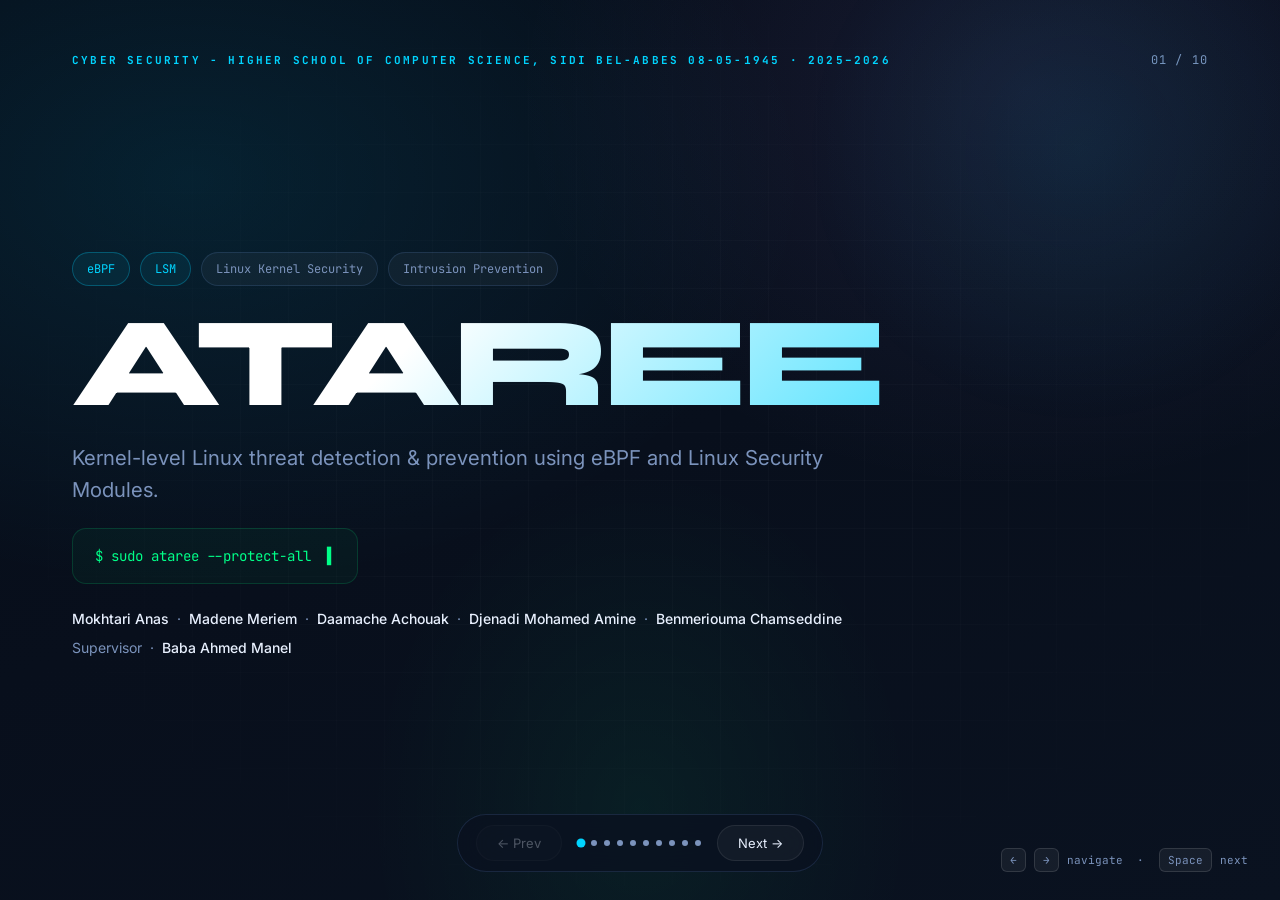
<file: ataree_presentation_final.html>
<!DOCTYPE html>
<html lang="en">

<head>
  <meta charset="UTF-8" />
  <meta name="viewport" content="width=device-width, initial-scale=1.0" />
  <title>Ataree - Kernel Security Platform</title>
  <style>
    @import url('https://fonts.googleapis.com/css2?family=Syne:wght@400;700;800&family=JetBrains+Mono:wght@400;700&family=Inter:wght@300;400;500;600&display=swap');

    :root {
      --bg: #060c18;
      --bg2: #0a1220;
      --panel: rgba(12, 22, 40, 0.75);
      --panel2: rgba(18, 32, 58, 0.70);
      --text: #e8f0fe;
      --muted: #7b93bc;
      --line: rgba(120, 170, 255, 0.14);
      --accent: #00d4ff;
      --green: #00ff88;
      --red: #ff4d6d;
      --orange: #ffaa44;
      --purple: #a78bfa;
      --radius: 20px;
      --shadow: 0 24px 60px rgba(0, 0, 0, 0.4);
    }

    * {
      box-sizing: border-box;
      margin: 0;
      padding: 0;
    }

    html,
    body {
      height: 100%;
      overflow: hidden;
      font-family: 'Inter', sans-serif;
      color: var(--text);
      background:
        radial-gradient(ellipse at 15% 20%, rgba(0, 212, 255, 0.10) 0%, transparent 40%),
        radial-gradient(ellipse at 80% 10%, rgba(167, 139, 250, 0.10) 0%, transparent 35%),
        radial-gradient(ellipse at 50% 90%, rgba(0, 255, 136, 0.06) 0%, transparent 30%),
        linear-gradient(160deg, #060c18 0%, #0a1220 100%);
    }

    body::before {
      content: "";
      position: fixed;
      inset: 0;
      pointer-events: none;
      background-image:
        linear-gradient(rgba(255, 255, 255, .018) 1px, transparent 1px),
        linear-gradient(90deg, rgba(255, 255, 255, .018) 1px, transparent 1px);
      background-size: 48px 48px;
      mask-image: radial-gradient(ellipse at center, black 30%, transparent 85%);
    }

    .deck {
      position: relative;
      height: 100vh;
      width: 100vw;
      overflow: hidden;
    }

    .slides {
      display: flex;
      height: 100%;
      transition: transform 750ms cubic-bezier(.22, .96, .22, 1);
    }

    .slide {
      min-width: 100vw;
      width: 100vw;
      height: 100vh;
      padding: 52px 72px 80px;
      display: grid;
      grid-template-rows: auto 1fr;
      gap: 24px;
      position: relative;
      overflow: hidden;
    }

    .topbar {
      display: flex;
      align-items: center;
      justify-content: space-between;
      gap: 20px;
    }

    .eyebrow {
      font-family: 'JetBrains Mono', monospace;
      color: var(--accent);
      font-size: 11px;
      font-weight: 700;
      letter-spacing: .2em;
      text-transform: uppercase;
    }

    .slide-counter {
      font-family: 'JetBrains Mono', monospace;
      color: var(--muted);
      font-size: 12px;
      letter-spacing: .1em;
    }

    h2 {
      font-family: 'Syne', sans-serif;
      font-size: clamp(26px, 3.2vw, 44px);
      font-weight: 700;
      line-height: 1.02;
      letter-spacing: -.03em;
    }

    .sub {
      color: var(--muted);
      font-size: clamp(16px, 1.6vw, 21px);
      line-height: 1.55;
      max-width: 60ch;
    }

    .accent {
      color: var(--accent);
    }

    .green {
      color: var(--green);
    }

    .muted {
      color: var(--muted);
    }

    .panel {
      background: linear-gradient(160deg, rgba(255, 255, 255, .042), rgba(255, 255, 255, .018));
      border: 1px solid var(--line);
      backdrop-filter: blur(20px);
      border-radius: var(--radius);
      box-shadow: var(--shadow);
    }

    .panel-label {
      font-family: 'JetBrains Mono', monospace;
      font-size: 12px;
      color: var(--muted);
      letter-spacing: .15em;
      text-transform: uppercase;
      padding-bottom: 12px;
      border-bottom: 1px solid var(--line);
      margin-bottom: 4px;
    }

    .divider {
      height: 1px;
      background: var(--line);
    }

    /* ── NAV ── */
    .nav {
      position: fixed;
      bottom: 28px;
      left: 50%;
      transform: translateX(-50%);
      display: flex;
      align-items: center;
      gap: 10px;
      background: rgba(10, 18, 32, .82);
      border: 1px solid var(--line);
      backdrop-filter: blur(24px);
      border-radius: 999px;
      padding: 10px 18px;
      z-index: 100;
    }

    .nav button {
      border: 1px solid rgba(255, 255, 255, .08);
      background: rgba(255, 255, 255, .04);
      color: var(--text);
      padding: 9px 20px;
      border-radius: 999px;
      cursor: pointer;
      transition: .22s ease;
      font: inherit;
      font-size: 13px;
    }

    .nav button:hover {
      background: rgba(0, 212, 255, .12);
      border-color: rgba(0, 212, 255, .3);
    }

    .nav button:disabled {
      opacity: .3;
      cursor: default;
    }

    .nav-dots {
      display: flex;
      gap: 7px;
      align-items: center;
      padding: 0 6px;
    }

    .dot {
      width: 6px;
      height: 6px;
      border-radius: 50%;
      background: var(--muted);
      cursor: pointer;
      transition: .22s ease;
    }

    .dot.active {
      background: var(--accent);
      transform: scale(1.5);
    }

    /* ════ SLIDE 1 - TITLE ════ */
    .title-layout {
      display: grid;
      align-content: center;
      gap: 22px;
      height: 100%;
    }

    .ataree-wordmark {
      font-family: 'Syne', sans-serif;
      font-size: clamp(72px, 10vw, 130px);
      font-weight: 800;
      letter-spacing: -.06em;
      line-height: .88;
      background: linear-gradient(135deg, #fff 30%, var(--accent) 100%);
      -webkit-background-clip: text;
      -webkit-text-fill-color: transparent;
      background-clip: text;
    }

    .title-tags {
      display: flex;
      flex-wrap: wrap;
      gap: 10px;
    }

    .tag {
      border: 1px solid var(--line);
      background: rgba(255, 255, 255, .04);
      padding: 8px 14px;
      border-radius: 999px;
      font-family: 'JetBrains Mono', monospace;
      font-size: 12px;
      color: var(--muted);
    }

    .tag.accent-tag {
      border-color: rgba(0, 212, 255, .28);
      color: var(--accent);
      background: rgba(0, 212, 255, .07);
    }

    .title-team-line {
      font-size: 14px;
      color: var(--muted);
      line-height: 1.8;
    }

    .title-team-line span {
      color: var(--text);
      font-weight: 500;
    }

    .prompt-line {
      font-family: 'JetBrains Mono', monospace;
      font-size: clamp(13px, 1.1vw, 16px);
      color: var(--green);
      padding: 18px 22px;
      border-radius: 14px;
      background: rgba(0, 255, 136, .04);
      border: 1px solid rgba(0, 255, 136, .15);
      display: inline-block;
      width: fit-content;
    }

    /* ════ SLIDE 2 - AGENDA ════ */
    .agenda-layout {
      display: grid;
      grid-template-columns: 1fr 1fr;
      grid-template-rows: repeat(3, auto);
      gap: 14px;
      align-content: center;
      height: 100%;
    }

    .agenda-item {
      display: grid;
      grid-template-columns: 52px 1fr;
      gap: 20px;
      align-items: center;
      padding: 22px 26px;
      border-radius: 16px;
      background: rgba(255, 255, 255, .025);
      border: 1px solid var(--line);
      transition: .2s ease;
      cursor: default;
    }

    .agenda-item:hover {
      border-color: rgba(0, 212, 255, .22);
      background: rgba(0, 212, 255, .04);
      transform: translateX(4px);
    }

    .agenda-num {
      font-family: 'JetBrains Mono', monospace;
      font-size: 15px;
      font-weight: 700;
      color: var(--accent);
      opacity: .55;
      text-align: center;
    }

    .agenda-title {
      font-size: 18px;
      font-weight: 600;
    }

    .agenda-sub {
      font-size: 14px;
      color: var(--muted);
      margin-top: 4px;
      line-height: 1.4;
    }

    /* ════ SLIDE 3 - THREAT ════ */
    .threat-layout {
      display: grid;
      grid-template-columns: 1fr 1fr;
      gap: 20px;
    }

    .cve-list {
      padding: 26px;
      display: grid;
      gap: 14px;
      align-content: start;
    }

    .context-panel {
      padding: 26px;
      display: grid;
      gap: 14px;
      align-content: start;
    }

    .cve-item {
      padding: 14px 18px;
      border-radius: 14px;
      border: 1px solid var(--line);
      background: rgba(255, 255, 255, .025);
      display: grid;
      gap: 4px;
      transition: .2s ease;
    }

    .cve-item:hover {
      border-color: rgba(255, 77, 109, .22);
      background: rgba(255, 77, 109, .03);
    }

    .cve-id {
      font-family: 'JetBrains Mono', monospace;
      font-size: 12px;
      color: var(--red);
      font-weight: 700;
    }

    .cve-name {
      font-size: 15px;
      font-weight: 600;
    }

    .cve-desc {
      font-size: 13px;
      color: var(--muted);
      line-height: 1.5;
      margin-top: 3px;
    }

    .context-item {
      padding: 12px 0;
      border-bottom: 1px solid var(--line);
      display: grid;
      gap: 5px;
    }

    .context-item:last-child {
      border-bottom: none;
      padding-bottom: 0;
    }

    .context-title {
      font-size: 15px;
      font-weight: 600;
    }

    .context-body {
      font-size: 14px;
      color: var(--muted);
      line-height: 1.5;
    }

    /* ════ SLIDE 4 - KERNEL ════ */
    .kernel-layout {
      display: grid;
      grid-template-columns: 1fr 1fr;
      gap: 22px;
    }

    .kernel-left {
      padding: 28px 30px;
      display: grid;
      gap: 16px;
      align-content: start;
    }

    .kernel-right {
      padding: 28px;
      display: grid;
      gap: 12px;
      align-content: start;
    }

    .ring-stack {
      display: grid;
      gap: 10px;
    }

    .ring {
      padding: 16px 22px;
      border-radius: 12px;
      font-size: 15px;
      font-weight: 500;
      display: flex;
      justify-content: space-between;
      align-items: center;
      transition: .25s ease;
      cursor: default;
    }

    .ring:hover {
      transform: translateX(4px);
    }

    .ring-label {
      font-family: 'JetBrains Mono', monospace;
      font-size: 12px;
      opacity: .6;
    }

    .ring-0 {
      background: rgba(0, 212, 255, .12);
      border: 1px solid rgba(0, 212, 255, .25);
    }

    .ring-1 {
      background: rgba(167, 139, 250, .09);
      border: 1px solid rgba(167, 139, 250, .2);
    }

    .ring-2 {
      background: rgba(255, 170, 68, .07);
      border: 1px solid rgba(255, 170, 68, .15);
    }

    .ring-3 {
      background: rgba(255, 255, 255, .04);
      border: 1px solid rgba(255, 255, 255, .08);
    }

    .why-item {
      padding: 16px 20px;
      border-radius: 14px;
      background: rgba(255, 255, 255, .025);
      border: 1px solid var(--line);
      font-size: 15px;
      line-height: 1.5;
      display: grid;
      grid-template-columns: auto 1fr;
      gap: 14px;
      align-items: start;
    }

    .why-icon {
      font-size: 20px;
    }

    /* ════ SLIDE 5 - eBPF ════ */
    .ebpf-layout {
      display: grid;
      grid-template-columns: 1fr 1fr;
      gap: 22px;
    }

    .ebpf-left {
      padding: 28px;
      display: grid;
      gap: 18px;
      align-content: start;
    }

    .ebpf-right {
      padding: 28px;
      display: grid;
      gap: 18px;
      align-content: start;
    }

    .flow-steps {
      display: grid;
      gap: 10px;
    }

    .flow-step {
      display: grid;
      grid-template-columns: 36px 1fr;
      gap: 14px;
      align-items: start;
      padding: 14px 18px;
      border-radius: 14px;
      background: rgba(255, 255, 255, .025);
      border: 1px solid var(--line);
      transition: .2s ease;
    }

    .flow-step:hover {
      border-color: rgba(0, 212, 255, .25);
    }

    .step-num {
      width: 36px;
      height: 36px;
      border-radius: 50%;
      background: linear-gradient(135deg, rgba(0, 212, 255, .25), rgba(0, 212, 255, .08));
      border: 1px solid rgba(0, 212, 255, .3);
      display: grid;
      place-items: center;
      font-family: 'JetBrains Mono', monospace;
      font-size: 13px;
      font-weight: 700;
      color: var(--accent);
    }

    .hook-grid {
      display: grid;
      grid-template-columns: 1fr 1fr;
      gap: 12px;
    }

    .hook-card {
      padding: 16px;
      border-radius: 16px;
      background: rgba(255, 255, 255, .025);
      border: 1px solid var(--line);
      display: grid;
      gap: 6px;
      transition: .2s ease;
    }

    .hook-card:hover {
      transform: translateY(-2px);
      border-color: rgba(0, 255, 136, .2);
    }

    .hook-name {
      font-family: 'JetBrains Mono', monospace;
      font-size: 13px;
      color: var(--green);
      font-weight: 700;
    }

    .hook-desc {
      font-size: 13px;
      color: var(--muted);
      line-height: 1.4;
    }

    /* ════ SLIDE 6 - SOLUTION ════ */
    .solution-layout {
      display: grid;
      grid-template-columns: 1.1fr .9fr;
      gap: 22px;
    }

    .arch-panel {
      padding: 28px;
      display: grid;
      gap: 20px;
      align-content: start;
    }

    .arch-diagram {
      display: grid;
      gap: 12px;
    }

    .arch-layer {
      border-radius: 14px;
      padding: 16px 20px;
      display: grid;
      grid-template-columns: 1fr auto;
      align-items: center;
      gap: 12px;
      position: relative;
      overflow: hidden;
    }

    .arch-layer::before {
      content: "";
      position: absolute;
      left: 0;
      top: 0;
      bottom: 0;
      width: 3px;
    }

    .layer-manager {
      background: rgba(0, 212, 255, .08);
      border: 1px solid rgba(0, 212, 255, .2);
    }

    .layer-manager::before {
      background: var(--accent);
    }

    .layer-agent {
      background: rgba(0, 255, 136, .06);
      border: 1px solid rgba(0, 255, 136, .18);
    }

    .layer-agent::before {
      background: var(--green);
    }

    .layer-kernel {
      background: rgba(167, 139, 250, .07);
      border: 1px solid rgba(167, 139, 250, .18);
    }

    .layer-kernel::before {
      background: var(--purple);
    }

    .layer-name {
      font-family: 'Syne', sans-serif;
      font-size: 15px;
      font-weight: 700;
    }

    .layer-sub {
      font-size: 12px;
      color: var(--muted);
      margin-top: 3px;
    }

    .layer-badge {
      font-family: 'JetBrains Mono', monospace;
      font-size: 10px;
      padding: 5px 10px;
      border-radius: 999px;
      background: rgba(255, 255, 255, .06);
      border: 1px solid rgba(255, 255, 255, .1);
      color: var(--muted);
      white-space: nowrap;
    }

    .feature-panel {
      padding: 24px;
      display: grid;
      gap: 10px;
      align-content: start;
    }

    .feature-item {
      padding: 14px 18px;
      border-radius: 14px;
      background: rgba(255, 255, 255, .025);
      border: 1px solid var(--line);
      display: grid;
      grid-template-columns: 28px 1fr;
      gap: 12px;
      align-items: start;
      transition: .2s ease;
    }

    .feature-item:hover {
      border-color: rgba(0, 212, 255, .2);
      transform: translateX(2px);
    }

    .feature-icon {
      font-size: 20px;
    }

    .feature-title {
      font-size: 15px;
      font-weight: 600;
      margin-bottom: 3px;
    }

    .feature-desc {
      font-size: 13px;
      color: var(--muted);
      line-height: 1.45;
    }

    /* ════ SLIDE 7 - WHAT WE BUILT ════ */
    .conclusion-layout {
      display: grid;
      grid-template-columns: 1.1fr .9fr;
      gap: 24px;
    }

    .conclusion-left {
      padding: 28px 32px;
      display: grid;
      gap: 16px;
      align-content: start;
    }

    .conclusion-right {
      padding: 28px;
      display: grid;
      gap: 12px;
      align-content: start;
    }

    .takeaway-list {
      display: grid;
      gap: 12px;
    }

    .takeaway {
      display: grid;
      grid-template-columns: 32px 1fr;
      gap: 14px;
      align-items: start;
      padding: 16px 18px;
      border-radius: 14px;
      background: rgba(255, 255, 255, .025);
      border: 1px solid var(--line);
      transition: .2s ease;
    }

    .takeaway:hover {
      border-color: rgba(0, 212, 255, .2);
    }

    .takeaway-check {
      width: 32px;
      height: 32px;
      border-radius: 50%;
      display: grid;
      place-items: center;
      font-size: 14px;
      flex-shrink: 0;
    }

    .takeaway-title {
      font-size: 15px;
      font-weight: 600;
      margin-bottom: 3px;
    }

    .takeaway-body {
      font-size: 13px;
      color: var(--muted);
      line-height: 1.45;
    }

    .future-item {
      padding: 13px 16px;
      border-radius: 14px;
      background: rgba(255, 255, 255, .025);
      border: 1px solid var(--line);
      font-size: 15px;
      display: flex;
      gap: 14px;
      align-items: center;
      transition: .2s ease;
    }

    .future-item:hover {
      border-color: rgba(167, 139, 250, .25);
      transform: translateX(2px);
    }

    /* ════ SLIDE 8 - DEMO ════ */
    .demo-simple-layout {
      display: grid;
      place-items: center;
      height: 100%;
    }

    .demo-center {
      display: grid;
      gap: 28px;
      place-items: center;
      text-align: center;
      max-width: 520px;
    }

    .demo-icon-ring {
      width: 110px;
      height: 110px;
      border-radius: 50%;
      border: 1px solid rgba(0, 212, 255, .2);
      background: rgba(0, 212, 255, .05);
      display: grid;
      place-items: center;
      font-size: 46px;
      animation: pulse-ring 3s infinite ease-in-out;
    }

    @keyframes pulse-ring {

      0%,
      100% {
        box-shadow: 0 0 0 0 rgba(0, 212, 255, .15);
      }

      50% {
        box-shadow: 0 0 0 22px rgba(0, 212, 255, .0);
      }
    }

    .glow-dot {
      width: 8px;
      height: 8px;
      border-radius: 50%;
      background: var(--green);
      flex-shrink: 0;
      box-shadow: 0 0 8px var(--green);
      animation: blink 1.6s infinite;
      display: inline-block;
    }

    @keyframes blink {

      0%,
      100% {
        opacity: 1
      }

      50% {
        opacity: .4
      }
    }

    /* ════ SLIDE 9 - Q&A ════ */
    .qa-layout {
      display: grid;
      place-items: center;
      height: 100%;
    }

    .qa-center {
      display: grid;
      gap: 30px;
      place-items: center;
      text-align: center;
      max-width: 620px;
    }

    .qa-wordmark {
      font-family: 'Syne', sans-serif;
      font-size: clamp(48px, 7vw, 88px);
      font-weight: 800;
      letter-spacing: -.04em;
      color: var(--text);
    }

    .qa-divider {
      width: 80px;
      height: 1px;
      background: linear-gradient(90deg, transparent, var(--accent), transparent);
    }

    .qa-points {
      display: flex;
      flex-direction: column;
      gap: 10px;
      align-items: center;
    }

    .qa-point {
      font-size: 15px;
      color: var(--muted);
      line-height: 1.5;
      display: flex;
      align-items: center;
      gap: 10px;
    }

    .qa-point::before {
      content: "—";
      color: var(--accent);
      font-family: 'JetBrains Mono', monospace;
    }

    .qa-badge {
      font-family: 'JetBrains Mono', monospace;
      font-size: 14px;
      color: var(--accent);
      padding: 12px 28px;
      border-radius: 999px;
      border: 1px solid rgba(0, 212, 255, .25);
      background: rgba(0, 212, 255, .06);
      letter-spacing: .1em;
    }

    /* ════ SLIDE 8 - EXTENSIBILITY ════ */
    .ext-layout {
      display: grid;
      grid-template-columns: 1fr 1fr;
      gap: 22px;
    }

    .ext-left {
      display: grid;
      gap: 14px;
      align-content: start;
    }

    .ext-right {
      display: grid;
      gap: 14px;
      align-content: start;
    }

    .ext-card {
      padding: 20px 24px;
      border-radius: 16px;
      background: rgba(255, 255, 255, .025);
      border: 1px solid var(--line);
      display: grid;
      grid-template-columns: 44px 1fr;
      gap: 16px;
      align-items: start;
      transition: .22s ease;
      position: relative;
      overflow: hidden;
    }

    .ext-card::before {
      content: "";
      position: absolute;
      left: 0; top: 0; bottom: 0;
      width: 3px;
      border-radius: 0 3px 3px 0;
    }

    .ext-card.c-accent::before { background: var(--accent); }
    .ext-card.c-green::before  { background: var(--green); }
    .ext-card.c-purple::before { background: var(--purple); }
    .ext-card.c-orange::before { background: var(--orange); }

    .ext-card.c-accent:hover { border-color: rgba(0,212,255,.28); background: rgba(0,212,255,.04); }
    .ext-card.c-green:hover  { border-color: rgba(0,255,136,.25); background: rgba(0,255,136,.03); }
    .ext-card.c-purple:hover { border-color: rgba(167,139,250,.25); background: rgba(167,139,250,.03); }
    .ext-card.c-orange:hover { border-color: rgba(255,170,68,.22); background: rgba(255,170,68,.03); }

    .ext-card:hover { transform: translateX(4px); }

    .ext-icon {
      width: 44px;
      height: 44px;
      border-radius: 12px;
      display: grid;
      place-items: center;
      font-size: 22px;
      flex-shrink: 0;
    }

    .ext-icon.c-accent { background: rgba(0,212,255,.1); border: 1px solid rgba(0,212,255,.2); }
    .ext-icon.c-green  { background: rgba(0,255,136,.08); border: 1px solid rgba(0,255,136,.18); }
    .ext-icon.c-purple { background: rgba(167,139,250,.09); border: 1px solid rgba(167,139,250,.2); }
    .ext-icon.c-orange { background: rgba(255,170,68,.08); border: 1px solid rgba(255,170,68,.18); }

    .ext-card-title {
      font-size: 15px;
      font-weight: 600;
      margin-bottom: 4px;
    }

    .ext-card-desc {
      font-size: 13px;
      color: var(--muted);
      line-height: 1.5;
    }

    .load-panel {
      padding: 22px 26px;
      display: grid;
      gap: 18px;
      align-content: start;
    }

    .perf-row {
      display: grid;
      gap: 8px;
    }

    .perf-label-row {
      display: flex;
      justify-content: space-between;
      align-items: center;
      font-size: 13px;
    }

    .perf-label {
      color: var(--muted);
    }

    .perf-value {
      font-family: 'JetBrains Mono', monospace;
      font-size: 13px;
      font-weight: 700;
    }

    .perf-bar-track {
      height: 6px;
      border-radius: 99px;
      background: rgba(255,255,255,.06);
      overflow: hidden;
    }

    .perf-bar-fill {
      height: 100%;
      border-radius: 99px;
    }

    .stat-row {
      display: grid;
      grid-template-columns: 1fr 1fr 1fr;
      gap: 10px;
    }

    .stat-box {
      padding: 14px;
      border-radius: 14px;
      background: rgba(255,255,255,.025);
      border: 1px solid var(--line);
      text-align: center;
    }

    .stat-num {
      font-family: 'Syne', sans-serif;
      font-size: 22px;
      font-weight: 800;
      letter-spacing: -.03em;
    }

    .stat-unit {
      font-family: 'JetBrains Mono', monospace;
      font-size: 11px;
      color: var(--muted);
      margin-top: 2px;
    }

    /* ════ SLIDE 8 - EXTENSIBILITY ════ */
    ::-webkit-scrollbar {
      width: 4px;
    }

    ::-webkit-scrollbar-track {
      background: transparent;
    }

    ::-webkit-scrollbar-thumb {
      background: rgba(255, 255, 255, .1);
      border-radius: 99px;
    }

    .key-hint {
      position: fixed;
      bottom: 28px;
      right: 32px;
      font-family: 'JetBrains Mono', monospace;
      font-size: 11px;
      color: var(--muted);
      display: flex;
      gap: 8px;
      align-items: center;
      pointer-events: none;
    }

    kbd {
      padding: 4px 8px;
      border-radius: 6px;
      border: 1px solid rgba(255, 255, 255, .12);
      background: rgba(255, 255, 255, .05);
      font: inherit;
    }

    .s1-glow {
      position: absolute;
      pointer-events: none;
      width: 600px;
      height: 600px;
      right: -100px;
      top: -150px;
      border-radius: 50%;
      background: radial-gradient(circle, rgba(0, 212, 255, .07), transparent 65%);
    }

    .s5-glow {
      position: absolute;
      pointer-events: none;
      width: 400px;
      height: 400px;
      right: 0;
      top: 50%;
      transform: translateY(-50%);
      border-radius: 50%;
      background: radial-gradient(circle, rgba(0, 255, 136, .06), transparent 65%);
    }
  </style>
</head>

<body>

  <div class="deck">
    <div class="slides" id="slides">

      <!-- ══════════════════════════════════════
         SLIDE 1 - TITLE
    ═══════════════════════════════════════ -->
      <div class="slide">
        <div class="s1-glow"></div>
        <div class="topbar">
          <span class="eyebrow">Cyber Security - Higher School of Computer Science, Sidi Bel-Abbes 08-05-1945 · 2025–2026</span>
          <span class="slide-counter">01 / 10</span>
        </div>

        <div class="title-layout">
          <div class="title-tags">
            <span class="tag accent-tag">eBPF</span>
            <span class="tag accent-tag">LSM</span>
            <span class="tag">Linux Kernel Security</span>
            <span class="tag">Intrusion Prevention</span>
          </div>

          <div class="ataree-wordmark">ATAREE</div>

          <div class="sub">Kernel-level Linux threat detection &amp; prevention using eBPF and Linux Security Modules.
          </div>

          <div class="prompt-line">$ sudo ataree --protect-all &nbsp;<span
              style="animation:blink 1s infinite;display:inline-block">▌</span></div>

          <div>
            <div class="title-team-line">
              <span>Mokhtari Anas</span> &nbsp;·&nbsp; <span>Madene Meriem</span> &nbsp;·&nbsp; <span>Daamache
                Achouak</span> &nbsp;·&nbsp; <span>Djenadi Mohamed Amine</span> &nbsp;·&nbsp; <span>Benmeriouma
                Chamseddine</span>
            </div>
            <div class="title-team-line" style="margin-top:4px">Supervisor &nbsp;·&nbsp; <span>Baba Ahmed Manel</span>
            </div>
          </div>
        </div>
      </div>

      <!-- ══════════════════════════════════════
         SLIDE 2 - AGENDA
    ═══════════════════════════════════════ -->
      <div class="slide">
        <div class="topbar">
          <div>
            <div class="eyebrow">Overview</div>
            <h2 style="margin-top:6px">Agenda</h2>
          </div>
          <span class="slide-counter">02 / 10</span>
        </div>

        <div class="agenda-layout">
          <div class="agenda-item">
            <div class="agenda-num">01</div>
            <div>
              <div class="agenda-title">Introduction &amp; Motivation</div>
              <div class="agenda-sub">Recent Linux kernel vulnerabilities and why they matter</div>
            </div>
          </div>
          <div class="agenda-item">
            <div class="agenda-num">02</div>
            <div>
              <div class="agenda-title">What is Kernel Security?</div>
              <div class="agenda-sub">Privilege rings, attack surface, and why user-space tools fall short</div>
            </div>
          </div>
          <div class="agenda-item">
            <div class="agenda-num">03</div>
            <div>
              <div class="agenda-title">What is eBPF?</div>
              <div class="agenda-sub">The technology that makes kernel-level security programmable</div>
            </div>
          </div>
          <div class="agenda-item">
            <div class="agenda-num">04</div>
            <div>
              <div class="agenda-title">Ataree - Our Solution</div>
              <div class="agenda-sub">Architecture, capabilities, and how it all fits together</div>
            </div>
          </div>
          <div class="agenda-item">
            <div class="agenda-num">05</div>
            <div>
              <div class="agenda-title">Demo</div>
              <div class="agenda-sub">Live demonstration of Ataree in action</div>
            </div>
          </div>
          <div class="agenda-item">
            <div class="agenda-num">06</div>
            <div>
              <div class="agenda-title">Extensibility &amp; Integration</div>
              <div class="agenda-sub">Plugin architecture, auto integration, load profile &amp; scalability</div>
            </div>
          </div>
          <div class="agenda-item">
            <div class="agenda-num">07</div>
            <div>
              <div class="agenda-title">Conclusion &amp; Q&amp;A</div>
              <div class="agenda-sub">Key takeaways and open discussion</div>
            </div>
          </div>
        </div>
      </div>

      <!-- ══════════════════════════════════════
         SLIDE 3 - THREAT LANDSCAPE
    ═══════════════════════════════════════ -->
      <div class="slide">
        <div class="topbar">
          <div>
            <div class="eyebrow">01 - Introduction</div>
            <h2 style="margin-top:6px">The Linux Security Crisis</h2>
          </div>
          <span class="slide-counter">03 / 10</span>
        </div>

        <div class="threat-layout">
          <div class="cve-list panel">
            <div class="panel-label">Recent High-Impact CVEs</div>

            <div class="cve-item">
              <div class="cve-id">CVE-2026-31431 - "Copy Fail" &nbsp;·&nbsp; May 2026</div>
              <div class="cve-name">Universal local privilege escalation</div>
              <div class="cve-desc">Logic flaw in the kernel crypto API. A 732-byte Python script roots Ubuntu, RHEL,
                and Amazon Linux - every major distro since 2017.</div>
            </div>

            <div class="cve-item">
              <div class="cve-id">CVE-2026-46333 - "Fragnesia"</div>
              <div class="cve-name">allows unprivileged users to read sensitive root files</div>
              <div class="cve-desc">The flaw was disclosed by Qualys and patched by Linus Torvalds on May 14, 2026.</div>
            </div>

            <div class="cve-item">
              <div class="cve-id">CVE-2026-43284 - "dirty frag"</div>
              <div class="cve-name">xfrm-ESP Page-Cache Write</div>
              <div class="cve-desc">Can obtain root privileges on major Linux distributions by chaining the xfrm-ESP Page-Cache Write (CVE-2026-43284) vulnerability and the RxRPC Page-Cache Write (CVE-2026-43500) vulnerability.</div>
            </div>
          </div>

          <div class="context-panel panel">
            <div class="panel-label">Why Traditional Defenses Fail</div>

            <div class="context-item">
              <div class="context-title">User-space blind spot</div>
              <div class="context-body">Antivirus and EDR run above the kernel. They cannot see or stop attacks that
                live inside it.</div>
            </div>
            <div class="context-item">
              <div class="context-title">Rootkits are invisible by design</div>
              <div class="context-body">A kernel attacker controls the very API your security tools call - they can
                forge clean answers.</div>
            </div>
            <div class="context-item">
              <div class="context-title">Patch cycles too slow</div>
              <div class="context-body">Enterprise patch windows of 30–60 days leave systems exposed while exploit code
                is already public.</div>
            </div>
            <div class="context-item">
              <div class="context-title">A recurring attack pattern</div>
              <div class="context-body">Gain any foothold → exploit a kernel bug → own the machine. This chain repeats
                across every major 2024–2025 incident.</div>
            </div>
          </div>
        </div>
      </div>

      <!-- ══════════════════════════════════════
         SLIDE 4 - KERNEL SECURITY
    ═══════════════════════════════════════ -->
      <div class="slide">
        <div class="topbar">
          <div>
            <div class="eyebrow">02 - Foundation</div>
            <h2 style="margin-top:6px">What is Kernel Security?</h2>
          </div>
          <span class="slide-counter">04 / 10</span>
        </div>

        <div class="kernel-layout">
          <div class="kernel-left panel">
            <div class="sub" style="font-size:16px">The Linux kernel is the core of the OS. It manages every process,
              file, and hardware interaction. Whoever controls the kernel, controls everything.</div>

            <div class="ring-stack">
              <div class="panel-label" style="border:none;padding-bottom:8px;margin-bottom:0">CPU Privilege Rings</div>
              <div class="ring ring-0">
                <div><strong style="color:var(--accent)">Ring 0 - Kernel</strong>
                  <div class="ring-label" style="margin-top:3px">Unrestricted hardware access · no restrictions</div>
                </div>
                <span style="font-size:18px">🎯</span>
              </div>
              <div class="ring ring-1">
                <div><strong style="color:var(--purple)">Ring 1 - Drivers</strong>
                  <div class="ring-label" style="margin-top:3px">Device drivers &amp; kernel modules</div>
                </div>
                <span class="ring-label">Ring 1</span>
              </div>
              <div class="ring ring-2">
                <div><strong style="color:var(--orange)">Ring 2 - System libs</strong>
                  <div class="ring-label" style="margin-top:3px">glibc, system calls interface</div>
                </div>
                <span class="ring-label">Ring 2</span>
              </div>
              <div class="ring ring-3">
                <div><strong>Ring 3 - User applications</strong>
                  <div class="ring-label" style="margin-top:3px">Your code runs here - most restricted</div>
                </div>
                <span class="ring-label">Ring 3</span>
              </div>
            </div>
          </div>

          <div class="kernel-right panel">
            <div class="panel-label">Why attackers target Ring 0</div>
            <div class="why-item">
              <span class="why-icon">⚔️</span>
              <div><strong>Total system control</strong>
                <div style="font-size:13px;color:var(--muted);margin-top:4px">A kernel attacker can read any memory,
                  intercept any call, hide any process, and disable any security tool.</div>
              </div>
            </div>
            <div class="why-item">
              <span class="why-icon">👁️</span>
              <div><strong>Stealth by design</strong>
                <div style="font-size:13px;color:var(--muted);margin-top:4px">Rootkits hook kernel functions to forge
                  fake outputs. Your ls, ps, and netstat all lie to you.</div>
              </div>
            </div>
            <div class="why-item">
              <span class="why-icon">🔑</span>
              <div><strong>Persistence</strong>
                <div style="font-size:13px;color:var(--muted);margin-top:4px">Kernel implants survive reboots via
                  bootkits and reinstall themselves if user-space defenses remove them.</div>
              </div>
            </div>
            <div class="why-item">
              <span class="why-icon">🚀</span>
              <div><strong>Defense must also live in Ring 0</strong>
                <div style="font-size:13px;color:var(--muted);margin-top:4px">You cannot monitor the kernel from user
                  space. Effective defense requires kernel-level visibility - exactly what eBPF provides.</div>
              </div>
            </div>
          </div>
        </div>
      </div>

      <!-- ══════════════════════════════════════
         SLIDE 5 - eBPF
    ═══════════════════════════════════════ -->
      <div class="slide">
        <div class="topbar">
          <div>
            <div class="eyebrow">03 - Technology</div>
            <h2 style="margin-top:6px">What is <span class="accent">eBPF</span>?</h2>
          </div>
          <span class="slide-counter">05 / 10</span>
        </div>

        <div class="ebpf-layout">
          <div class="ebpf-left panel">
            <div class="sub" style="font-size:15px">eBPF lets you run <strong>sandboxed programs inside the Linux
                kernel</strong> - without writing kernel modules or rebooting. It's the foundation of modern Linux
              security tools.</div>

            <div class="panel-label" style="border:none;padding-bottom:4px;margin-bottom:0">How it works</div>
            <div class="flow-steps">
              <div class="flow-step">
                <div class="step-num">1</div>
                <div><strong>Write</strong> - Author an eBPF program in restricted C (or use libbpf / Go)</div>
              </div>
              <div class="flow-step">
                <div class="step-num">2</div>
                <div><strong>Verify</strong> - The kernel's verifier statically proves the program is safe: no infinite
                  loops, no null dereferences</div>
              </div>
              <div class="flow-step">
                <div class="step-num">3</div>
                <div><strong>JIT compile</strong> - Translates to native machine code for near-zero overhead</div>
              </div>
              <div class="flow-step">
                <div class="step-num">4</div>
                <div><strong>Hook</strong> - Attach to kernel events; data flows back via ring buffers and BPF maps
                </div>
              </div>
            </div>
          </div>

          <div class="ebpf-right panel">
            <div class="panel-label">Attachment Points Ataree Uses</div>
            <div class="hook-grid">
              <div class="hook-card">
                <div class="hook-name">kprobes</div>
                <div class="hook-desc">Dynamic hooks on any kernel function - fully flexible</div>
              </div>
              <div class="hook-card">
                <div class="hook-name">Tracepoints</div>
                <div class="hook-desc">Stable static probe points - syscalls, scheduler events</div>
              </div>
              <div class="hook-card">
                <div class="hook-name">LSM hooks</div>
                <div class="hook-desc">Security policy enforcement - can <strong>block</strong> operations</div>
              </div>
              <div class="hook-card">
                <div class="hook-name">Ring buffers</div>
                <div class="hook-desc">Lock-free, high-throughput event streaming to user space</div>
              </div>
            </div>

            <div
              style="background:rgba(0,212,255,.06);border:1px solid rgba(0,212,255,.18);border-radius:16px;padding:18px;display:grid;gap:10px">
              <div style="font-size:13px;font-weight:600;color:var(--accent)">Why eBPF over kernel modules?</div>
              <div style="font-size:13px;color:var(--muted);line-height:1.6">
                ✓ &nbsp;Kernel-verified safe - no crashes<br>
                ✓ &nbsp;No recompile, no reboot required<br>
                ✓ &nbsp;Portable across kernel versions via CO-RE / BTF<br>
                ✓ &nbsp;&lt;1% CPU overhead in production
              </div>
            </div>
          </div>
        </div>
      </div>

      <!-- ══════════════════════════════════════
         SLIDE 6 - ATAREE SOLUTION
    ═══════════════════════════════════════ -->
      <div class="slide">
        <div class="s5-glow"></div>
        <div class="topbar">
          <div>
            <div class="eyebrow">04 - Our Project</div>
            <h2 style="margin-top:6px">Ataree &mdash; The Solution</h2>
          </div>
          <span class="slide-counter">06 / 10</span>
        </div>

        <div class="solution-layout">
          <div class="arch-panel panel">
            <div class="sub" style="font-size:14px">A <strong>manager–agent platform</strong> that monitors Linux hosts
              at the kernel level, detects threats in real time, and actively blocks them using LSM hooks.</div>

            <div>
              <div class="panel-label">Architecture</div>
              <div class="arch-diagram">
                <div class="arch-layer layer-manager">
                  <div>
                    <div class="layer-name" style="color:var(--accent)">Manager</div>
                    <div class="layer-sub">Central server · policy distribution · alert correlation</div>
                  </div>
                  <div class="layer-badge">gRPC / TLS</div>
                </div>
                <div
                  style="text-align:center;font-family:'JetBrains Mono',monospace;font-size:11px;color:var(--muted);padding:2px 0">
                  ↕ encrypted telemetry</div>
                <div class="arch-layer layer-agent">
                  <div>
                    <div class="layer-name" style="color:var(--green)">Agent (per host)</div>
                    <div class="layer-sub">Go daemon · TOML rule engine · event exporter</div>
                  </div>
                  <div class="layer-badge">User Space</div>
                </div>
                <div
                  style="text-align:center;font-family:'JetBrains Mono',monospace;font-size:11px;color:var(--muted);padding:2px 0">
                  ↕ ring buffer</div>
                <div class="arch-layer layer-kernel">
                  <div>
                    <div class="layer-name" style="color:var(--purple)">eBPF Programs</div>
                    <div class="layer-sub">kprobes · tracepoints · LSM hooks (block / allow)</div>
                  </div>
                  <div class="layer-badge">Kernel Space</div>
                </div>
              </div>
            </div>
          </div>

          <div class="feature-panel panel">
            <div class="panel-label">Key Capabilities</div>
            <div class="feature-item">
              <div class="feature-icon">🛡️</div>
              <div>
                <div class="feature-title">Active Prevention via LSM</div>
                <div class="feature-desc">Doesn't just alert - blocks malicious operations at the kernel level. Reverse
                  shell spawned by nginx? Denied.</div>
              </div>
            </div>
            <div class="feature-item">
              <div class="feature-icon">📡</div>
              <div>
                <div class="feature-title">Real-time Telemetry</div>
                <div class="feature-desc">Every syscall, exec, file open, and network connection streamed live from the
                  kernel.</div>
              </div>
            </div>
            <!-- <div class="feature-item"> -->
            <!--   <div class="feature-icon">📝</div> -->
            <!--   <div> -->
            <!--     <div class="feature-title">TOML-based Detectors</div> -->
            <!--     <div class="feature-desc">Human-readable rules. Hot-reloadable without restarting the agent or -->
            <!--       recompiling.</div> -->
            <!--   </div> -->
            <!-- </div> -->
            <div class="feature-item">
              <div class="feature-icon">🔭</div>
              <div>
                <div class="feature-title">Multi-host Visibility</div>
                <div class="feature-desc">Manager aggregates events from all agents. Correlate attacks across
                  infrastructure from one place.</div>
              </div>
            </div>
            <div class="feature-item">
              <div class="feature-icon">⚡</div>
              <div>
                <div class="feature-title">Lightweight by Design</div>
                <div class="feature-desc">eBPF filtering in kernel space before events reach user space. Minimal CPU
                  overhead.</div>
              </div>
            </div>
          </div>
        </div>
      </div>

      <!-- ══════════════════════════════════════
         SLIDE 7 - DEMO
    ═══════════════════════════════════════ -->
      <div class="slide">
        <div class="topbar">
          <div>
            <div class="eyebrow">05 - Demo</div>
            <h2 style="margin-top:6px">Ataree in Action</h2>
          </div>
          <div style="display:flex;align-items:center;gap:10px">
            <div class="glow-dot"></div>
            <span style="font-size:13px;color:var(--green);font-family:'JetBrains Mono',monospace">live demo</span>
            <span class="slide-counter">07 / 10</span>
          </div>
        </div>

        <div class="demo-simple-layout">
          <div class="demo-center">
            <div class="demo-icon-ring">🖥️</div>
            <h2 style="font-size:clamp(28px,3.5vw,46px)">Live Demo</h2>
            <p class="sub" style="text-align:center;max-width:42ch">We will now run Ataree on a live Linux host and
              demonstrate real-time kernel-level threat detection and prevention.</p>
            <div class="prompt-line" style="font-size:14px">$ ataree-agent --config /etc/ataree/rules.toml</div>
          </div>
        </div>
      </div>

      <!-- ══════════════════════════════════════
         SLIDE 8 - EXTENSIBILITY & INTEGRATION
    ═══════════════════════════════════════ -->
      <div class="slide">
        <div class="topbar">
          <div>
            <div class="eyebrow">06 - Extensibility &amp; Integration</div>
            <h2 style="margin-top:6px">Built to <span class="accent">Extend</span> &amp; <span class="green">Scale</span></h2>
          </div>
          <span class="slide-counter">08 / 10</span>
        </div>

        <div class="ext-layout">
          <!-- LEFT: capability cards -->
          <div class="ext-left">

            <div class="ext-card c-accent">
              <div class="ext-icon c-accent">🧩</div>
              <div>
                <div class="ext-card-title">Plugin Architecture</div>
                <div class="ext-card-desc">Drop-in detector modules written in TOML or Rust. Load, unload, and hot-swap detection logic with zero agent restart - no recompile, no downtime.</div>
              </div>
            </div>

            <div class="ext-card c-green">
              <div class="ext-icon c-green">🔗</div>
              <div>
                <div class="ext-card-title">Automated Integration</div>
                <div class="ext-card-desc">Native webhooks, gRPC event streams, and a REST API allow Ataree to plug into SIEM platforms (Splunk, Elastic), alerting pipelines, and custom orchestrators out of the box.</div>
              </div>
            </div>

            <div class="ext-card c-purple">
              <div class="ext-icon c-purple">🤖</div>
              <div>
                <div class="ext-card-title">Policy-as-Code</div>
                <div class="ext-card-desc">Security rules live in version-controlled TOML files. Distribute updates from the manager to every agent in the fleet - one <span style="font-family:'JetBrains Mono',monospace;color:var(--accent);font-size:12px">git push</span>, fleet-wide enforcement.</div>
              </div>
            </div>

          </div>

          <!-- RIGHT: load / performance panel -->
          <div class="ext-right">
            <div class="load-panel panel">
              <div class="panel-label">Performance &amp; Load Profile</div>

              <div class="perf-row">
                <div class="perf-label-row">
                  <span class="perf-label">CPU overhead (idle host)</span>
                  <span class="perf-value" style="color:var(--green)">&lt; 0.4%</span>
                </div>
                <div class="perf-bar-track">
                  <div class="perf-bar-fill" style="width:4%;background:var(--green)"></div>
                </div>
              </div>

              <div class="perf-row">
                <div class="perf-label-row">
                  <span class="perf-label">CPU overhead (high-load server)</span>
                  <span class="perf-value" style="color:var(--accent)">&lt; 2.1%</span>
                </div>
                <div class="perf-bar-track">
                  <div class="perf-bar-fill" style="width:21%;background:var(--accent)"></div>
                </div>
              </div>

              <div class="perf-row">
                <div class="perf-label-row">
                  <span class="perf-label">Memory footprint (agent)</span>
                  <span class="perf-value" style="color:var(--green)">~18 MB</span>
                </div>
                <div class="perf-bar-track">
                  <div class="perf-bar-fill" style="width:9%;background:var(--green)"></div>
                </div>
              </div>

              <div class="perf-row">
                <div class="perf-label-row">
                  <span class="perf-label">Network (telemetry stream)</span>
                  <span class="perf-value" style="color:var(--accent)">~120 KB/s</span>
                </div>
                <div class="perf-bar-track">
                  <div class="perf-bar-fill" style="width:12%;background:var(--accent)"></div>
                </div>
              </div>

              <div class="divider"></div>

              <div class="stat-row">
                <div class="stat-box">
                  <div class="stat-num" style="color:var(--accent)">1M+</div>
                  <div class="stat-unit">events / sec</div>
                </div>
                <div class="stat-box">
                  <div class="stat-num" style="color:var(--green)">500+</div>
                  <div class="stat-unit">hosts / manager</div>
                </div>
                <div class="stat-box">
                  <div class="stat-num" style="color:var(--purple)">&lt;1μs</div>
                  <div class="stat-unit">hook latency</div>
                </div>
              </div>

              <div class="prompt-line" style="font-size:13px">$ ataree rules push ./detectors/ &nbsp;<span style="color:var(--accent)">→ synced to 48 agents</span></div>
            </div>
          </div>
        </div>
      </div>

      <!-- ══════════════════════════════════════
         SLIDE 9 - CONCLUSION
    ═══════════════════════════════════════ -->
      <div class="slide">
        <div class="topbar">
          <div>
            <div class="eyebrow">07 - Conclusion</div>
            <h2 style="margin-top:6px">Conclusion</h2>
          </div>
          <span class="slide-counter">09 / 10</span>
        </div>

        <div class="conclusion-layout">
          <div class="conclusion-left panel">
            <div class="panel-label">Key Takeaways</div>
            <div class="takeaway-list">
              <div class="takeaway">
                <div class="takeaway-check"
                  style="background:rgba(0,212,255,.12);border:1px solid rgba(0,212,255,.25);color:var(--accent)">✓
                </div>
                <div>
                  <div class="takeaway-title">eBPF + LSM = detection <em>and</em> prevention</div>
                  <div class="takeaway-body">Ataree doesn't just observe - it blocks. LSM hooks return deny codes at the
                    kernel boundary before damage is done.</div>
                </div>
              </div>
              <div class="takeaway">
                <div class="takeaway-check"
                  style="background:rgba(0,255,136,.1);border:1px solid rgba(0,255,136,.22);color:var(--green)">✓</div>
                <div>
                  <div class="takeaway-title">Centralized, multi-host visibility</div>
                  <div class="takeaway-body">The manager–agent model makes cross-infrastructure correlation possible.
                    One dashboard, all your Linux hosts.</div>
                </div>
              </div>
              <div class="takeaway">
                <div class="takeaway-check"
                  style="background:rgba(167,139,250,.1);border:1px solid rgba(167,139,250,.22);color:var(--purple)">✓
                </div>
                <div>
                  <div class="takeaway-title">Operator-friendly rule engine</div>
                  <div class="takeaway-body">TOML detectors are readable, hot-reloadable, and distributed from the
                    manager. No downtime.</div>
                </div>
              </div>
              <div class="takeaway">
                <div class="takeaway-check"
                  style="background:rgba(255,170,68,.08);border:1px solid rgba(255,170,68,.2);color:var(--orange)">✓
                </div>
                <div>
                  <div class="takeaway-title">Lightweight, production-grade</div>
                  <div class="takeaway-body">eBPF filtering in kernel space keeps CPU overhead minimal. Designed for
                    real workloads.</div>
                </div>
              </div>
            </div>
            <div class="prompt-line">$ ataree --status &nbsp;→ &nbsp;<span class="green">all hosts protected · 0 threats
                active</span></div>
          </div>

          <div class="conclusion-right panel">
            <div class="panel-label">Future Directions</div>
            <div class="future-item"><span style="font-size:18px">🤖</span>
              <div><strong>AI-assisted anomaly detection</strong>
                <div style="font-size:13px;color:var(--muted);margin-top:3px">Behavioral baselines to catch zero-days
                  without known signatures</div>
              </div>
            </div>
            <div class="future-item"><span style="font-size:18px">☸️</span>
              <div><strong>Kubernetes-native support</strong>
                <div style="font-size:13px;color:var(--muted);margin-top:3px">Pod-level monitoring with K8s operator and
                  namespace-aware policies</div>
              </div>
            </div>
            <div class="future-item"><span style="font-size:18px">☁️</span>
              <div><strong>Cloud &amp; multi-cloud</strong>
                <div style="font-size:13px;color:var(--muted);margin-top:3px">AWS, GCP, Azure Linux workload coverage
                </div>
              </div>
            </div>
            <div class="future-item"><span style="font-size:18px">🧩</span>
              <div><strong>MITRE ATT&amp;CK integration</strong>
                <div style="font-size:13px;color:var(--muted);margin-top:3px">Map detected events to known TTP
                  categories automatically</div>
              </div>
            </div>
            <div
              style="padding:16px 18px;border-radius:14px;background:rgba(0,212,255,.05);border:1px solid rgba(0,212,255,.15);font-size:14px;line-height:1.6;color:var(--muted)">
              Ataree proves that <strong style="color:var(--text)">kernel-native security</strong> is achievable today —
              with modern Linux primitives, without sacrificing performance or usability.
            </div>
          </div>
        </div>
      </div>

      <!-- ══════════════════════════════════════
         SLIDE 9 - Q&A
    ═══════════════════════════════════════ -->
      <div class="slide">
        <div class="topbar">
          <span class="eyebrow">Ataree - Higher School of Computer Science Sidi bel Abbes  Cyber Security 2025–2026</span>
          <span class="slide-counter">10 / 10</span>
        </div>

        <div class="qa-layout">
          <div class="qa-center">
            <div class="qa-wordmark">Thank you.</div>
            <div class="qa-divider"></div>
            <div class="qa-points">
              <div class="qa-point">Kernel-native detection &amp; prevention using eBPF + LSM</div>
              <div class="qa-point">Manager–agent model · TOML rules · real-time telemetry</div>
              <div class="qa-point">Built at ESI-SBA, Cyber Security - 2024–2025</div>
            </div>
            <div class="qa-badge">Questions &amp; Answers</div>
          </div>
        </div>
      </div>

    </div>
  </div>

  <nav class="nav">
    <button id="prevBtn" onclick="navigate(-1)" disabled>← Prev</button>
    <div class="nav-dots" id="navDots"></div>
    <button id="nextBtn" onclick="navigate(1)">Next →</button>
  </nav>

  <div class="key-hint">
    <kbd>←</kbd><kbd>→</kbd> navigate &nbsp;·&nbsp; <kbd>Space</kbd> next
  </div>

  <script>
    const TOTAL = 10;
    let current = 0;
    const slidesEl = document.getElementById('slides');
    const prevBtn = document.getElementById('prevBtn');
    const nextBtn = document.getElementById('nextBtn');
    const dotsEl = document.getElementById('navDots');

    for (let i = 0; i < TOTAL; i++) {
      const d = document.createElement('div');
      d.className = 'dot' + (i === 0 ? ' active' : '');
      d.onclick = () => goTo(i);
      dotsEl.appendChild(d);
    }

    function goTo(n) {
      current = Math.max(0, Math.min(TOTAL - 1, n));
      slidesEl.style.transform = `translateX(-${current * 100}vw)`;
      document.querySelectorAll('.dot').forEach((d, i) => d.classList.toggle('active', i === current));
      prevBtn.disabled = current === 0;
      nextBtn.disabled = current === TOTAL - 1;
    }

    function navigate(dir) { goTo(current + dir); }

    document.addEventListener('keydown', e => {
      if (e.key === 'ArrowRight' || e.key === ' ') { e.preventDefault(); navigate(1); }
      if (e.key === 'ArrowLeft') { e.preventDefault(); navigate(-1); }
    });
  </script>
</body>

</html>
</file>
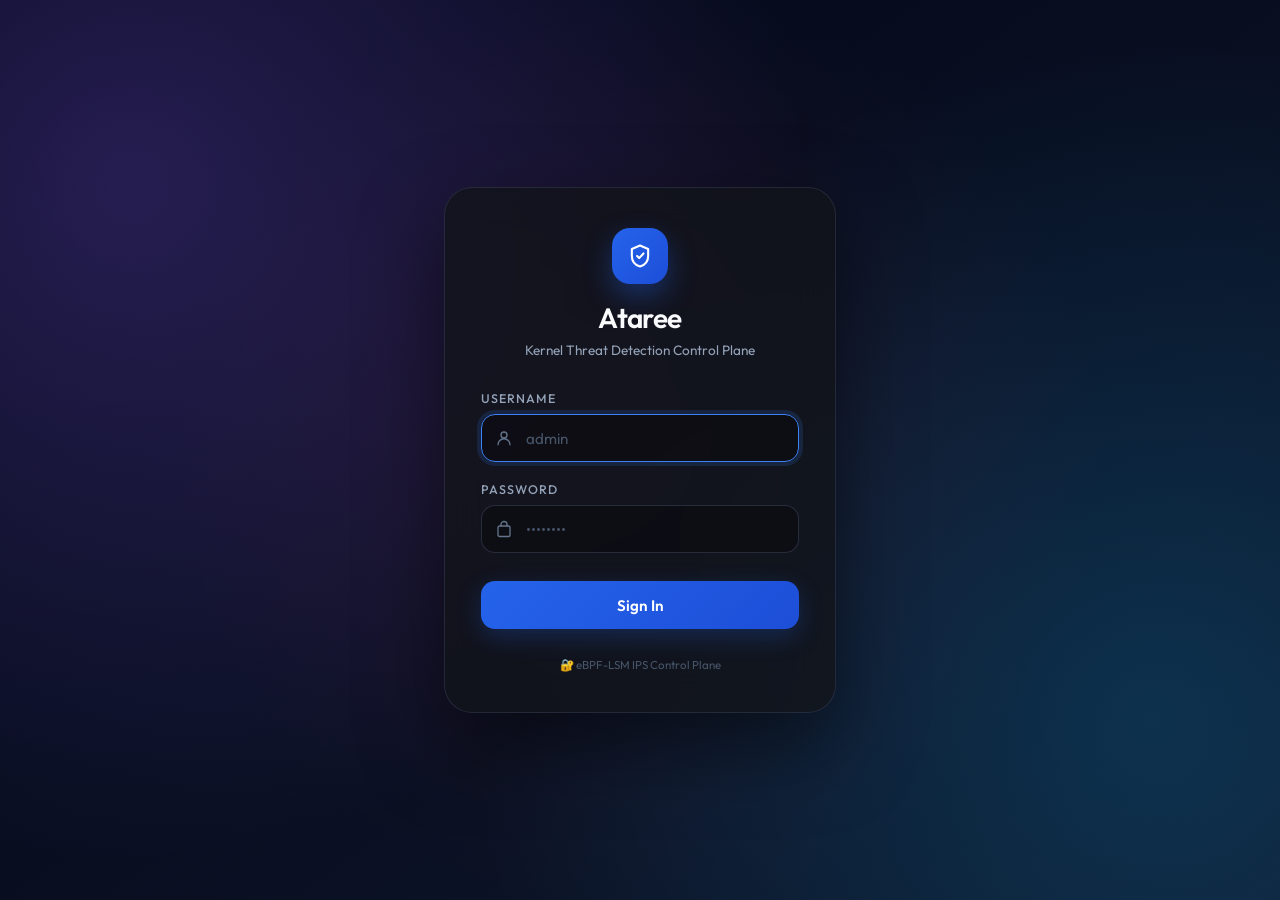
<file: manager/static/login.html>
<!DOCTYPE html>
<html lang="en">
<head>
  <meta charset="UTF-8">
  <meta name="viewport" content="width=device-width, initial-scale=1.0">
  <title>Ataree - Login</title>
  <style>
    @import url('https://fonts.googleapis.com/css2?family=Outfit:wght@300;400;500;600;700&display=swap');
    
    * {
      margin: 0;
      padding: 0;
      box-sizing: border-box;
    }

    body {
      min-height: 100vh;
      font-family: "Outfit", "Segoe UI", sans-serif;
      background: radial-gradient(circle at 10% 20%, rgba(139, 92, 246, 0.25), transparent 50%),
                  radial-gradient(circle at 90% 80%, rgba(14, 165, 233, 0.2), transparent 50%),
                  radial-gradient(circle at 50% 50%, rgba(244, 63, 94, 0.08), transparent 60%),
                  linear-gradient(145deg, #020617 0%, #0f172a 100%);
      background-attachment: fixed;
      display: flex;
      align-items: center;
      justify-content: center;
    }

    .login-container {
      width: 100%;
      max-width: 440px;
      padding: 24px;
    }

    .login-card {
      border: 1px solid rgba(144, 164, 212, 0.15);
      border-radius: 28px;
      background: rgba(18, 20, 26, 0.82);
      backdrop-filter: blur(20px);
      box-shadow: 0 32px 80px rgba(0, 0, 0, 0.5);
      padding: 40px 36px;
    }

    .brand {
      text-align: center;
      margin-bottom: 32px;
    }

    .brand-mark {
      display: inline-flex;
      align-items: center;
      justify-content: center;
      width: 56px;
      height: 56px;
      border-radius: 18px;
      background: linear-gradient(135deg, #2563eb, #1d4ed8);
      box-shadow: 0 12px 28px rgba(37, 99, 235, 0.35);
      margin-bottom: 16px;
    }

    .brand-mark svg {
      width: 28px;
      height: 28px;
      color: white;
    }

    .brand h1 {
      color: #f8fafc;
      font-size: 1.75rem;
      font-weight: 600;
      letter-spacing: -0.02em;
      margin-bottom: 6px;
    }

    .brand p {
      color: #94a3b8;
      font-size: 0.85rem;
    }

    .error-message {
      background: rgba(244, 63, 94, 0.12);
      border: 1px solid rgba(244, 63, 94, 0.35);
      border-radius: 14px;
      padding: 12px 16px;
      margin-bottom: 24px;
      display: none;
      align-items: center;
      gap: 10px;
    }

    .error-message.show {
      display: flex;
    }

    .error-message svg {
      width: 18px;
      height: 18px;
      color: #f43f5e;
      flex-shrink: 0;
    }

    .error-message span {
      color: #fca5a5;
      font-size: 0.85rem;
      font-weight: 500;
    }

    .input-group {
      margin-bottom: 20px;
    }

    .input-label {
      display: block;
      color: #94a3b8;
      font-size: 0.78rem;
      font-weight: 500;
      text-transform: uppercase;
      letter-spacing: 0.08em;
      margin-bottom: 8px;
    }

    .input-field {
      position: relative;
    }

    .input-field svg {
      position: absolute;
      left: 14px;
      top: 50%;
      transform: translateY(-50%);
      width: 18px;
      height: 18px;
      color: #64748b;
      pointer-events: none;
    }

    .input-field input {
      width: 100%;
      height: 48px;
      padding: 0 14px 0 44px;
      border: 1px solid rgba(144, 164, 212, 0.2);
      border-radius: 14px;
      background: rgba(10, 11, 15, 0.6);
      color: #f8fafc;
      font-size: 0.95rem;
      font-family: inherit;
      transition: all 0.2s ease;
      outline: none;
    }

    .input-field input:focus {
      border-color: #3b82f6;
      box-shadow: 0 0 0 4px rgba(59, 130, 246, 0.15);
    }

    .input-field input::placeholder {
      color: #475569;
    }

    .login-button {
      width: 100%;
      height: 48px;
      margin-top: 8px;
      border: none;
      border-radius: 14px;
      background: linear-gradient(135deg, #2563eb, #1d4ed8);
      color: white;
      font-size: 0.95rem;
      font-weight: 600;
      font-family: inherit;
      cursor: pointer;
      transition: all 0.2s ease;
      box-shadow: 0 8px 24px rgba(37, 99, 235, 0.25);
    }

    .login-button:hover {
      transform: translateY(-1px);
      box-shadow: 0 12px 28px rgba(37, 99, 235, 0.35);
    }

    .login-button:active {
      transform: translateY(0);
    }

    .login-button.loading {
      pointer-events: none;
      opacity: 0.7;
    }

    .login-button.loading::after {
      content: "";
      display: inline-block;
      width: 14px;
      height: 14px;
      margin-left: 10px;
      border: 2px solid rgba(255, 255, 255, 0.3);
      border-top-color: white;
      border-radius: 50%;
      animation: spin 0.8s linear infinite;
    }

    @keyframes spin {
      to { transform: rotate(360deg); }
    }

    .footer {
      text-align: center;
      margin-top: 28px;
      color: #475569;
      font-size: 0.72rem;
    }

    .footer a {
      color: #60a5fa;
      text-decoration: none;
    }

    .footer a:hover {
      text-decoration: underline;
    }

    @media (max-width: 480px) {
      .login-container {
        padding: 16px;
      }
      .login-card {
        padding: 28px 24px;
      }
    }
  </style>
</head>
<body>
  <div class="login-container">
    <div class="login-card">
      <div class="brand">
        <div class="brand-mark">
          <svg viewBox="0 0 24 24" fill="none" stroke="currentColor" stroke-width="1.8" stroke-linecap="round" stroke-linejoin="round">
            <path d="M12 3 5 6v6c0 4.7 2.9 7.8 7 9 4.1-1.2 7-4.3 7-9V6l-7-3Z"></path>
            <path d="m9.5 12 1.8 1.8 3.7-4"></path>
          </svg>
        </div>
        <h1>Ataree</h1>
        <p>Kernel Threat Detection Control Plane</p>
      </div>

      <div id="error-message" class="error-message">
        <svg viewBox="0 0 24 24" fill="none" stroke="currentColor" stroke-width="2" stroke-linecap="round" stroke-linejoin="round">
          <circle cx="12" cy="12" r="10"></circle>
          <line x1="12" y1="8" x2="12" y2="12"></line>
          <line x1="12" y1="16" x2="12.01" y2="16"></line>
        </svg>
        <span id="error-text">Invalid credentials. Please try again.</span>
      </div>

      <form id="login-form">
        <div class="input-group">
          <label class="input-label">Username</label>
          <div class="input-field">
            <svg viewBox="0 0 24 24" fill="none" stroke="currentColor" stroke-width="1.8" stroke-linecap="round" stroke-linejoin="round">
              <path d="M20 21a8 8 0 0 0-16 0"></path>
              <circle cx="12" cy="8" r="4"></circle>
            </svg>
            <input type="text" id="username" placeholder="admin" autocomplete="username">
          </div>
        </div>

        <div class="input-group">
          <label class="input-label">Password</label>
          <div class="input-field">
            <svg viewBox="0 0 24 24" fill="none" stroke="currentColor" stroke-width="1.8" stroke-linecap="round" stroke-linejoin="round">
              <rect x="4" y="8" width="16" height="14" rx="2"></rect>
              <path d="M8 8V6a4 4 0 0 1 8 0v2"></path>
            </svg>
            <input type="password" id="password" placeholder="••••••••" autocomplete="current-password">
          </div>
        </div>

        <button type="submit" class="login-button" id="login-btn">Sign In</button>
      </form>

      <div class="footer">
        <span>🔐 eBPF-LSM IPS Control Plane</span>
      </div>
    </div>
  </div>

  <script>
    const form = document.getElementById('login-form');
    const usernameInput = document.getElementById('username');
    const passwordInput = document.getElementById('password');
    const loginBtn = document.getElementById('login-btn');
    const errorDiv = document.getElementById('error-message');
    const errorText = document.getElementById('error-text');

    function showError(message) {
        errorText.textContent = message;
        errorDiv.classList.add('show');
        setTimeout(() => {
            errorDiv.classList.remove('show');
        }, 4000);
    }

    function hideError() {
        errorDiv.classList.remove('show');
    }

    async function login(username, password) {
        const credentials = btoa(`${username}:${password}`);
        
        try {
            const response = await fetch('/api/v1/metrics/summary', {
                headers: {
                    'Authorization': `Basic ${credentials}`
                }
            });

            if (response.ok) {
                localStorage.setItem('auth_credentials', credentials);
                window.location.href = '/';
            } else {
                showError('Invalid username or password');
            }
        } catch (err) {
            showError('Connection error. Please try again.');
        }
    }

    form.addEventListener('submit', async (e) => {
        e.preventDefault();
        hideError();

        const username = usernameInput.value.trim();
        const password = passwordInput.value;

        if (!username || !password) {
            showError('Please enter both username and password');
            return;
        }

        loginBtn.classList.add('loading');
        loginBtn.textContent = 'Authenticating';

        await login(username, password);

        loginBtn.classList.remove('loading');
        loginBtn.textContent = 'Sign In';
    });

    // Only check for saved credentials if we're NOT already on the login page trying to log out?
    // Remove the auto-redirect code completely
    usernameInput.focus();
</script>
</body>
</html>
</file>
